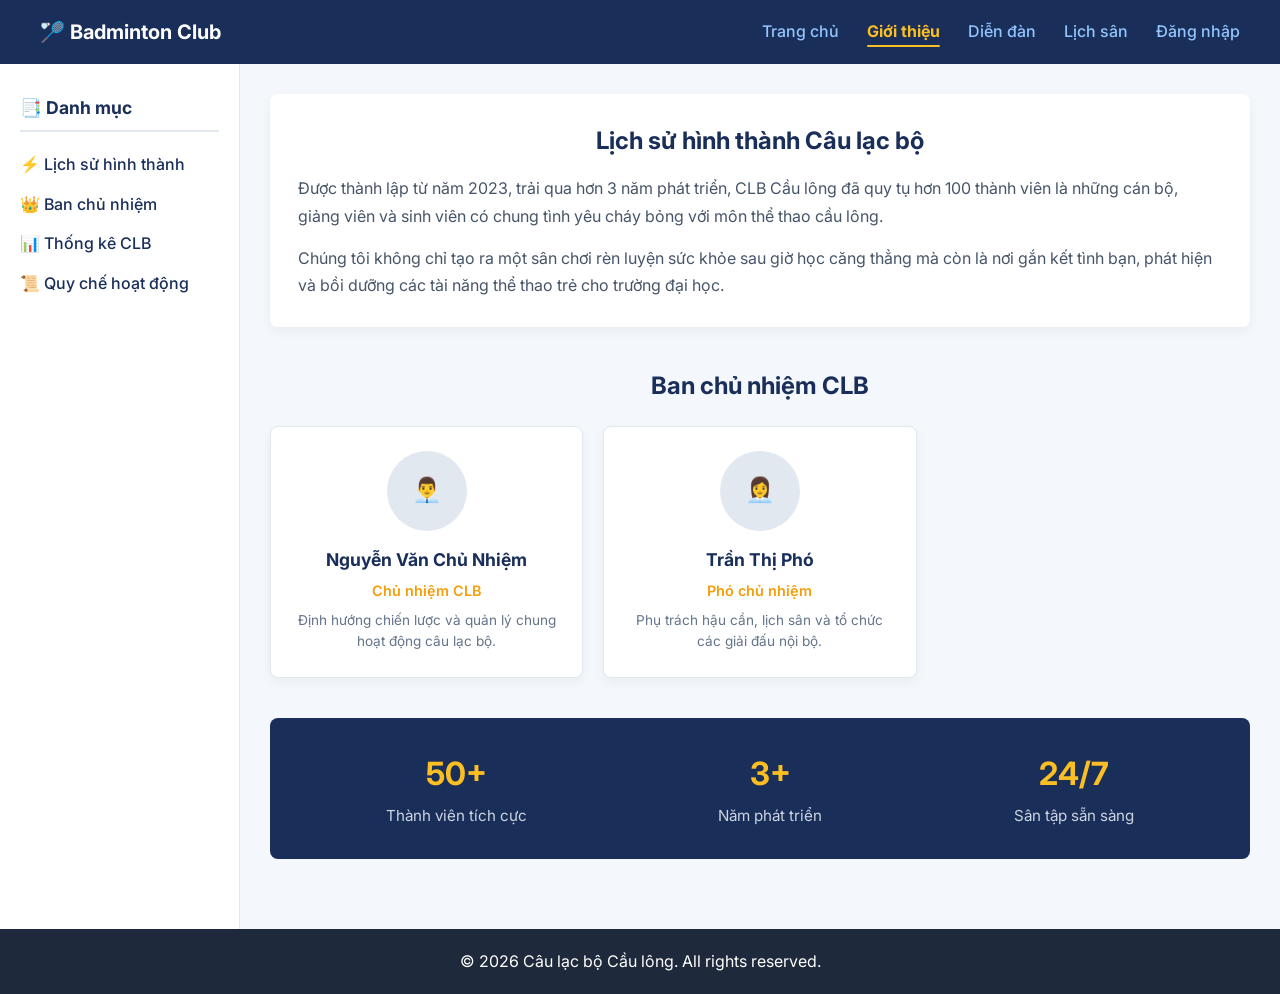
<file: about.html>
<!DOCTYPE html>
<html lang="vi">
<head>
    <meta charset="UTF-8">
    <meta name="viewport" content="width=device-width, initial-scale=1.0">
    <title>Giới thiệu - CLB Cầu lông</title>
    <!-- Google Fonts Inter -->
    <link href="https://fonts.googleapis.com/css2?family=Inter:wght@400;500;600;700&display=swap" rel="stylesheet">
    <link rel="stylesheet" href="css/style.css">
</head>
<body>
    <!-- BỐ CỤC CHÍNH DÙNG CSS GRID -->
    <div class="page-layout">
        <!-- HEADER -->
        <header>
            <div class="navbar">
                <div class="logo">🏸 Badminton Club</div>
                <nav class="nav-links">
                    <a href="index.html">Trang chủ</a>
                    <a href="about.html" class="active">Giới thiệu</a>
                    <a href="forum.html">Diễn đàn</a>
                    <a href="schedule.html">Lịch sân</a>
                    <a href="login.html" id="nav-auth-link">Đăng nhập</a>
                </nav>
            </div>
        </header>

        <!-- SIDEBAR DANH MỤC NHANH -->
        <aside class="sidebar">
            <h3 style="color: #1a2e5a; margin-bottom: 20px; font-size: 1.1rem; border-bottom: 2px solid #e2e8f0; padding-bottom: 8px;">📑 Danh mục</h3>
            <ul style="list-style: none; display: flex; flex-direction: column; gap: 14px;">
                <li><a href="#history" style="color: #1a2e5a; text-decoration: none; font-weight: 500; transition: color 0.2s;">⚡ Lịch sử hình thành</a></li>
                <li><a href="#board" style="color: #1a2e5a; text-decoration: none; font-weight: 500; transition: color 0.2s;">👑 Ban chủ nhiệm</a></li>
                <li><a href="#stats" style="color: #1a2e5a; text-decoration: none; font-weight: 500; transition: color 0.2s;">📊 Thống kê CLB</a></li>
                <li><a href="#rules" style="color: #1a2e5a; text-decoration: none; font-weight: 500; transition: color 0.2s;">📜 Quy chế hoạt động</a></li>
            </ul>
        </aside>

        <!-- NỘI DUNG CHÍNH -->
        <main class="main-content">
            <!-- Lịch sử hình thành -->
            <section id="history" style="margin-bottom: 40px; background: white; padding: 28px; border-radius: 8px; box-shadow: 0 4px 12px rgba(0,0,0,0.05);">
                <h2 style="color: #1a2e5a; margin-bottom: 15px; font-size: 1.5rem;">Lịch sử hình thành Câu lạc bộ</h2>
                <p style="color: #475569; line-height: 1.7; margin-bottom: 15px;">
                    Được thành lập từ năm 2023, trải qua hơn 3 năm phát triển, CLB Cầu lông đã quy tụ hơn 100 thành viên là những cán bộ, giảng viên và sinh viên có chung tình yêu cháy bỏng với môn thể thao cầu lông.
                </p>
                <p style="color: #475569; line-height: 1.7;">
                    Chúng tôi không chỉ tạo ra một sân chơi rèn luyện sức khỏe sau giờ học căng thẳng mà còn là nơi gắn kết tình bạn, phát hiện và bồi dưỡng các tài năng thể thao trẻ cho trường đại học.
                </p>
            </section>

            <!-- Ban chủ nhiệm -->
            <section id="board" style="margin-bottom: 40px;">
                <h2 style="color: #1a2e5a; margin-bottom: 20px; font-size: 1.5rem;">Ban chủ nhiệm CLB</h2>
                <div class="skills-grid" style="display: grid; grid-template-columns: repeat(auto-fill, minmax(240px, 1fr)); gap: 20px;">
                    <!-- Thẻ 1 -->
                    <div class="card" style="background: white; padding: 24px; border-radius: 8px; border: 1px solid #e2e8f0; text-align: center; box-shadow: 0 4px 12px rgba(0,0,0,0.05); transition: transform 0.2s;">
                        <div style="width: 80px; height: 80px; background: #e2e8f0; border-radius: 50%; margin: 0 auto 15px; display: flex; align-items: center; justify-content: center; font-size: 1.5rem; color: #1a2e5a; font-weight: bold;">👨‍💼</div>
                        <strong style="font-size: 1.1rem; color: #1a2e5a;">Nguyễn Văn Chủ Nhiệm</strong>
                        <p style="font-size: 0.9rem; color: #f59e0b; font-weight: 600; margin-top: 5px;">Chủ nhiệm CLB</p>
                        <p style="font-size: 0.85rem; color: #64748b; margin-top: 8px;">Định hướng chiến lược và quản lý chung hoạt động câu lạc bộ.</p>
                    </div>
                    <!-- Thẻ 2 -->
                    <div class="card" style="background: white; padding: 24px; border-radius: 8px; border: 1px solid #e2e8f0; text-align: center; box-shadow: 0 4px 12px rgba(0,0,0,0.05); transition: transform 0.2s;">
                        <div style="width: 80px; height: 80px; background: #e2e8f0; border-radius: 50%; margin: 0 auto 15px; display: flex; align-items: center; justify-content: center; font-size: 1.5rem; color: #1a2e5a; font-weight: bold;">👩‍💼</div>
                        <strong style="font-size: 1.1rem; color: #1a2e5a;">Trần Thị Phó</strong>
                        <p style="font-size: 0.9rem; color: #f59e0b; font-weight: 600; margin-top: 5px;">Phó chủ nhiệm</p>
                        <p style="font-size: 0.85rem; color: #64748b; margin-top: 8px;">Phụ trách hậu cần, lịch sân và tổ chức các giải đấu nội bộ.</p>
                    </div>
                </div>
            </section>

            <!-- Thống kê nổi bật -->
            <section id="stats" style="margin-bottom: 40px; background: #1a2e5a; color: white; padding: 30px; border-radius: 8px; display: flex; justify-content: space-around; text-align: center; flex-wrap: wrap; gap: 20px;">
                <div>
                    <h3 style="font-size: 2rem; color: #fbbf24; margin-bottom: 5px;">50+</h3>
                    <p style="font-size: 0.95rem; color: #cbd5e1;">Thành viên tích cực</p>
                </div>
                <div>
                    <h3 style="font-size: 2rem; color: #fbbf24; margin-bottom: 5px;">3+</h3>
                    <p style="font-size: 0.95rem; color: #cbd5e1;">Năm phát triển</p>
                </div>
                <div>
                    <h3 style="font-size: 2rem; color: #fbbf24; margin-bottom: 5px;">24/7</h3>
                    <p style="font-size: 0.95rem; color: #cbd5e1;">Sân tập sẵn sàng</p>
                </div>
            </section>
        </main>

        <!-- FOOTER -->
        <footer style="background-color: #1e293b; color: white; text-align: center; padding: 20px; grid-column: 1 / -1;">
            <p>&copy; 2026 Câu lạc bộ Cầu lông. All rights reserved.</p>
        </footer>
    </div>

    <script src="js/main.js"></script>
</body>
</html>
</file>
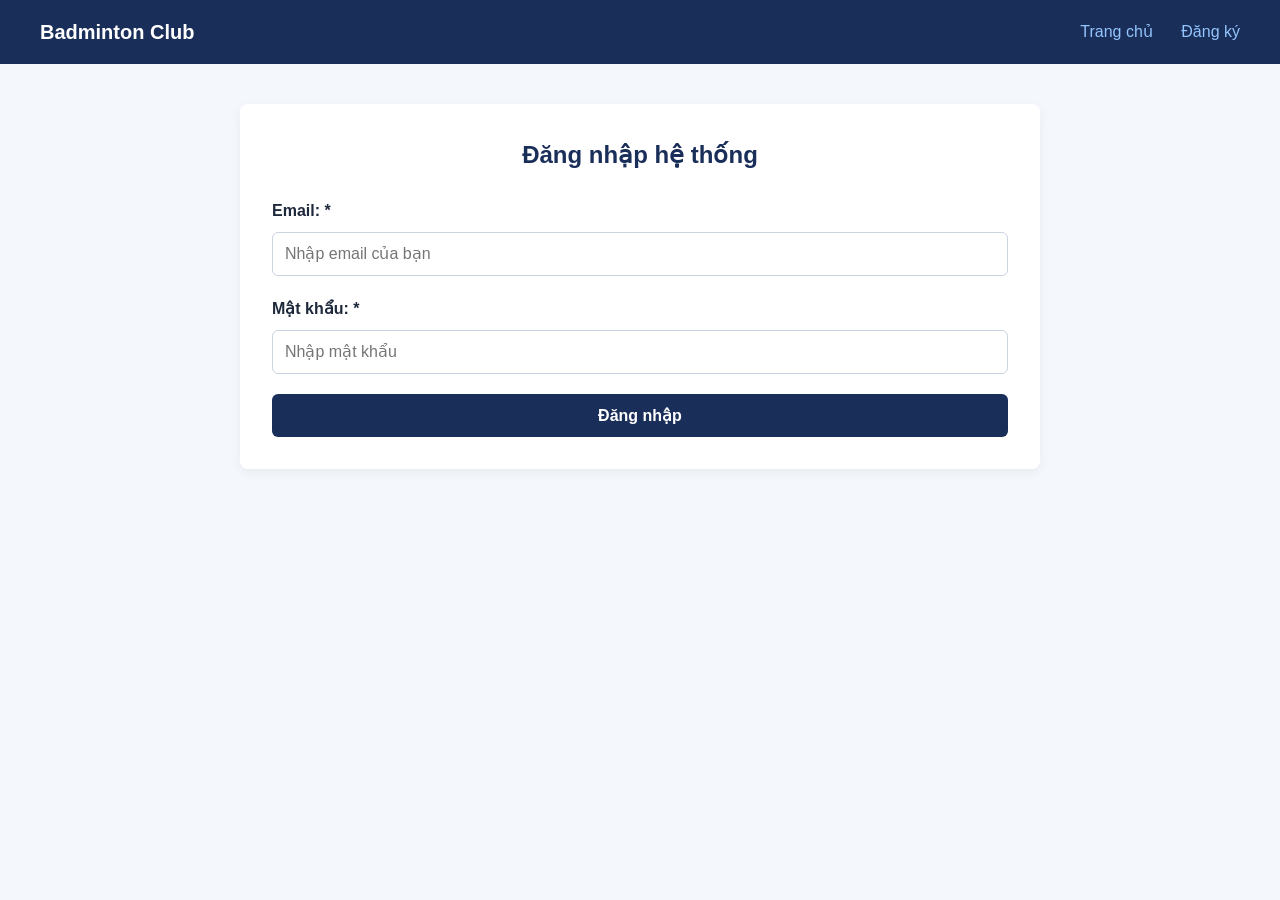
<file: admin.html>
<!DOCTYPE html>
<html lang="vi">
<head>
    <meta charset="UTF-8">
    <meta name="viewport" content="width=device-width, initial-scale=1.0">
    <title>Trang Quản trị - Admin Dashboard</title>
    <link href="https://fonts.googleapis.com/css2?family=Inter:wght@400;500;600;700&display=swap" rel="stylesheet">
    <link rel="stylesheet" href="css/style.css">
    <style>
        .admin-container { max-width: 1100px; margin: 30px auto; padding: 0 20px; }
        .admin-section { background: white; padding: 24px; border-radius: 8px; margin-bottom: 30px; box-shadow: 0 4px 12px rgba(0,0,0,0.05); }
        .admin-table { width: 100%; border-collapse: collapse; margin-top: 15px; }
        .admin-table th, .admin-table td { padding: 12px; text-align: left; border-bottom: 1px solid #e2e8f0; font-size: 0.95rem; }
        .admin-table th { background-color: #f8fafc; color: #1a2e5a; font-weight: 600; }
        .badge { padding: 4px 8px; border-radius: 4px; font-size: 0.8rem; font-weight: bold; }
        .badge-pending { background: #fef3c7; color: #d97706; }
        .badge-approved { background: #d1fae5; color: #059669; }
        .badge-rejected { background: #fee2e2; color: #dc2626; }
        .btn-action { padding: 6px 12px; border: none; border-radius: 4px; cursor: pointer; font-size: 0.85rem; font-weight: bold; margin-right: 5px; }
        .btn-approve { background-color: #10b981; color: white; }
        .btn-reject { background-color: #ef4444; color: white; }
    </style>
</head>
<body>
    <!-- HEADER & NAVBAR -->
    <header>
        <div class="navbar">
            <div class="logo">🏸 Badminton Admin</div>
            <nav class="nav-links">
                <a href="index.html">Trang chủ</a>
                <a href="forum.html">Diễn đàn</a>
                <a href="schedule.html">Lịch sân</a>
                <a href="#" id="btn-logout" style="color: #ef4444; font-weight: bold;">Đăng xuất</a>
            </nav>
        </div>
    </header>

    <main class="admin-container">
        <h2 style="color: #1a2e5a; margin-bottom: 24px;">Trang Quản Trị Hệ Thống (Admin Dashboard)</h2>

        <!-- PHẦN 1: QUẢN LÝ TÀI KHOẢN THÀNH VIÊN -->
        <div class="admin-section">
            <h3 style="color: #1a2e5a; margin-bottom: 10px;">👥 Quản lý tài khoản thành viên</h3>
            <p style="color: #64748b; font-size: 0.9rem; margin-bottom: 15px;">Danh sách toàn bộ user đã đăng ký vào hệ thống (Hiển thị mật khẩu để hỗ trợ quản lý).</p>
            <div style="overflow-x: auto;">
                <table class="admin-table">
                    <thead>
                        <tr>
                            <th>Họ tên</th>
                            <th>Email</th>
                            <th>Mật khẩu</th>
                            <th>Vai trò</th>
                        </tr>
                    </thead>
                    <tbody id="user-table-body">
                        <!-- Dữ liệu render bằng JS -->
                    </tbody>
                </table>
            </div>
        </div>

        
    </main>

    <!-- FOOTER -->
    <footer style="background-color: #1e293b; color: white; text-align: center; padding: 20px; margin-top: 40px;">
        <p>&copy; 2026 Câu lạc bộ Cầu lông. All rights reserved.</p>
    </footer>

    <!-- SCRIPT BẢO VỆ & XỬ LÝ ADMIN -->
    <script src="js/admin.js"></script>
</body>
</html>
</file>
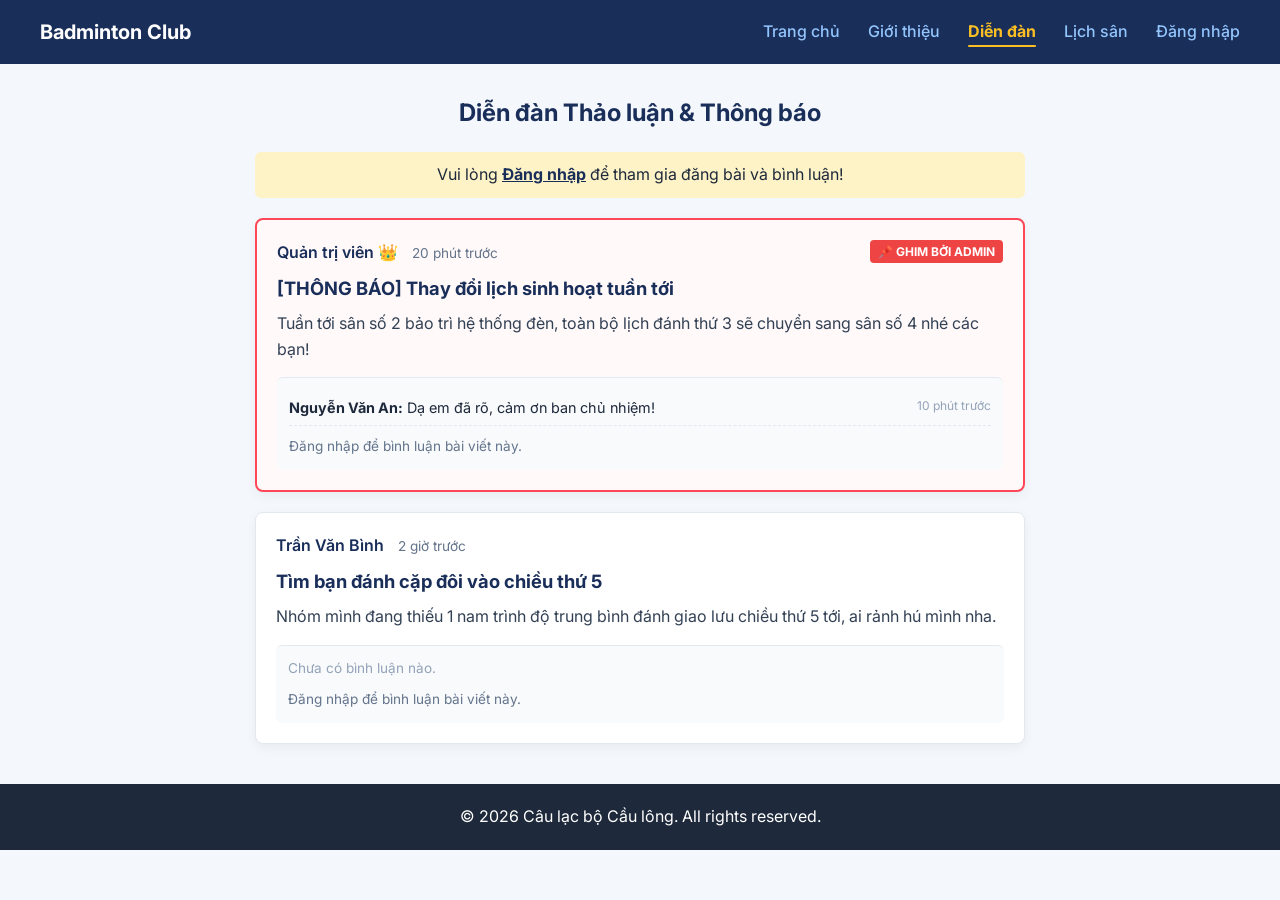
<file: forum.html>
<!DOCTYPE html>
<html lang="vi">
<head>
    <meta charset="UTF-8">
    <meta name="viewport" content="width=device-width, initial-scale=1.0">
    <title>Diễn đàn cộng đồng - CLB Cầu lông</title>
    <link href="https://fonts.googleapis.com/css2?family=Inter:wght@400;500;600;700&display=swap" rel="stylesheet">
    <link rel="stylesheet" href="css/style.css">
</head>
<body>
    <!-- HEADER & NAVBAR -->
    <header>
        <div class="navbar">
            <div class="logo">Badminton Club</div>
            <nav class="nav-links">
                <a href="index.html">Trang chủ</a>
                <a href="about.html">Giới thiệu</a>
                <a href="forum.html" class="active"">Diễn đàn</a>
                <a href="schedule.html">Lịch sân</a>
                <a href="login.html" id="nav-auth-link">Đăng nhập</a>
            </nav>
        </div>
    </header>

    <main class="forum-container">
        <h2 style="color: #1a2e5a; margin-bottom: 20px; text-align: center;">Diễn đàn Thảo luận & Thông báo</h2>

        <!-- Khung đăng bài (Chỉ hiển thị khi đã đăng nhập) -->
        <div class="card" id="box-create-post" style="margin-bottom: 25px; display: none;">
            <h3 style="font-size: 1.1rem; margin-bottom: 12px; color: #1a2e5a;">Tạo bài viết / Thảo luận mới</h3>
            <form id="form-new-post">
                <div class="form-group" style="margin-bottom: 12px;">
                    <input type="text" id="post-title" placeholder="Tiêu đề bài viết hoặc [THÔNG BÁO]" required>
                </div>
                <div class="form-group" style="margin-bottom: 12px;">
                    <textarea id="post-content" rows="3" placeholder="Nội dung bạn muốn chia sẻ với mọi người..." required></textarea>
                </div>
                <button type="submit" class="btn-primary" style="width: auto; padding: 8px 20px;">Đăng bài</button>
            </form>
        </div>

        <div id="login-warning" style="text-align: center; margin-bottom: 20px; padding: 10px; background: #fef3c7; border-radius: 6px;">
            Vui lòng <a href="login.html" style="color: #1a2e5a; font-weight: bold;">Đăng nhập</a> để tham gia đăng bài và bình luận!
        </div>

        <!-- Danh sách bài viết được render động từ localStorage -->
        <div id="forum-feed">
            <!-- Dữ liệu bài viết sẽ đổ vào đây bằng JavaScript -->
        </div>
    </main>

    <!-- FOOTER -->
    <footer style="background-color: #1e293b; color: white; text-align: center; padding: 20px; margin-top: 40px;">
        <p>&copy; 2026 Câu lạc bộ Cầu lông. All rights reserved.</p>
    </footer>

    <script src="js/main.js"></script>
    <script src="js/forum.js"></script>
</body>
</html>
</file>
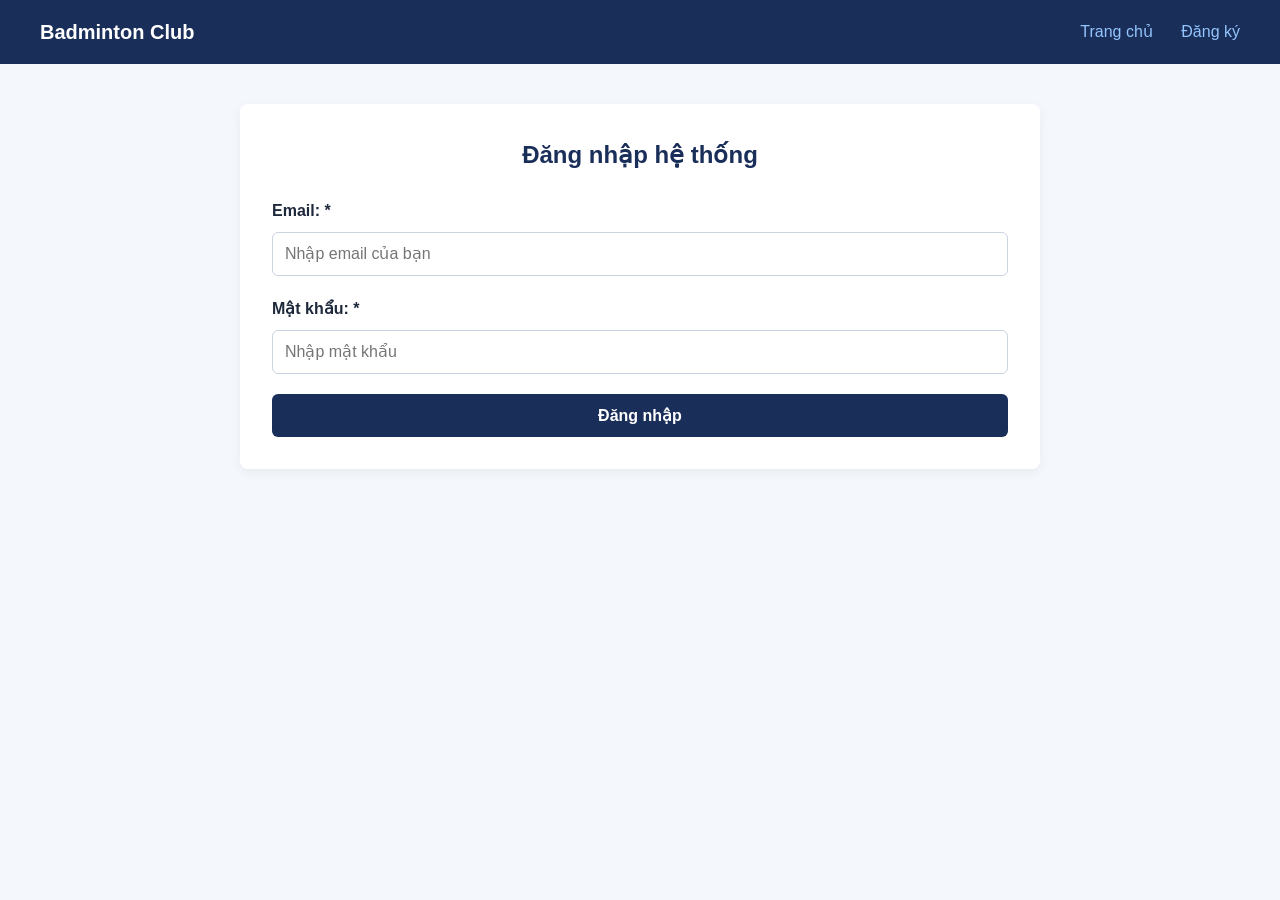
<file: login.html>
<!DOCTYPE html>
<html lang="vi">
<head>
    <meta charset="UTF-8">
    <meta name="viewport" content="width=device-width, initial-scale=1.0">
    <title>Đăng nhập - CLB Cầu lông</title>
    <link rel="stylesheet" href="css/style.css">
</head>
<body>
    <header>
        <div class="navbar">
            <div class="logo">Badminton Club</div>
            <nav class="nav-links">
                <a href="index.html">Trang chủ</a>
                <a href="register.html">Đăng ký</a>
            </nav>
        </div>
    </header>

    <main class="container">
        <section class="form-section">
            <h2>Đăng nhập hệ thống</h2>
            <form id="form-login">
                <div class="form-group">
                    <label for="login-email">Email: *</label>
                    <input type="email" id="login-email" required placeholder="Nhập email của bạn">
                </div>

                <div class="form-group">
                    <label for="login-password">Mật khẩu: *</label>
                    <input type="password" id="login-password" required placeholder="Nhập mật khẩu">
                </div>

                <span class="error-msg" id="err-login" style="color: crimson; display: block; margin-bottom: 10px;"></span>
                <button type="submit" class="btn-primary">Đăng nhập</button>
            </form>
        </section>
    </main>

    <script src="js/auth.js"></script>
</body>
</html>
</file>
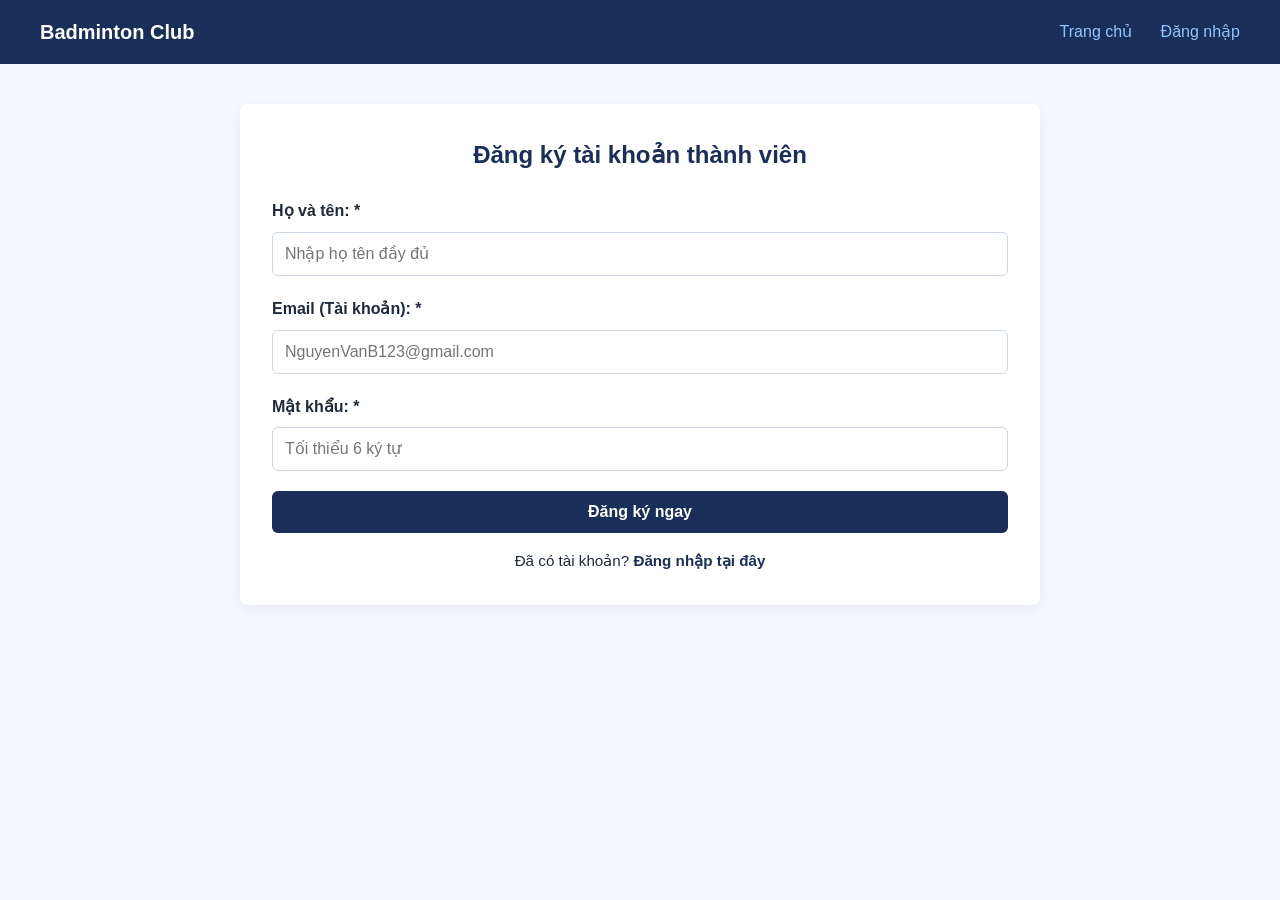
<file: register.html>
<!DOCTYPE html>
<html lang="vi">
<head>
    <meta charset="UTF-8">
    <meta name="viewport" content="width=device-width, initial-scale=1.0">
    <title>Đăng ký thành viên - CLB Cầu lông</title>
    <link rel="stylesheet" href="css/style.css">
</head>
<body>
    <header>
        <div class="navbar">
            <div class="logo">Badminton Club</div>
            <nav class="nav-links">
                <a href="index.html">Trang chủ</a>
                <a href="login.html">Đăng nhập</a>
            </nav>
        </div>
    </header>

    <main class="container">
        <section class="form-section">
            <h2>Đăng ký tài khoản thành viên</h2>
            <form id="form-register">
                <div class="form-group">
                    <label for="fullname">Họ và tên: *</label>
                    <input type="text" id="fullname" required minlength="2" placeholder="Nhập họ tên đầy đủ">
                </div>

                <div class="form-group">
                    <label for="email">Email (Tài khoản): *</label>
                    <input type="email" id="email" required placeholder="NguyenVanB123@gmail.com">
                    <span class="error-msg" id="err-email" style="color: crimson;"></span>
                </div>

                <div class="form-group">
                    <label for="password">Mật khẩu: *</label>
                    <input type="password" id="password" required minlength="6" placeholder="Tối thiểu 6 ký tự">
                </div>

                <button type="submit" class="btn-primary">Đăng ký ngay</button>
                <p class="switch-link">Đã có tài khoản? <a href="login.html">Đăng nhập tại đây</a></p>
            </form>
        </section>
    </main>

    <script src="js/auth.js"></script>
</body>
</html>
</file>
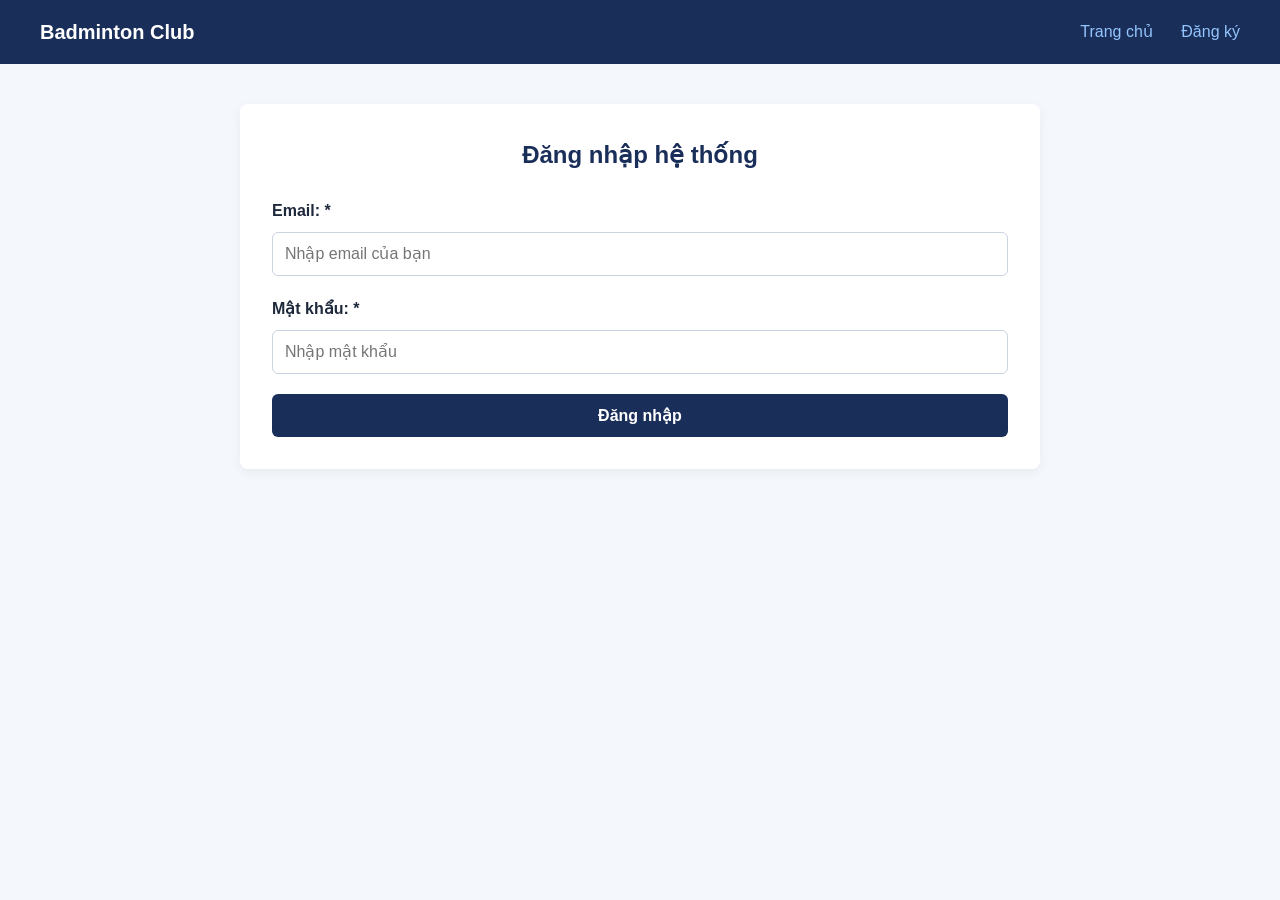
<file: schedule.html>
<!DOCTYPE html>
<html lang="vi">
<head>
    <meta charset="UTF-8">
    <meta name="viewport" content="width=device-width, initial-scale=1.0">
    <title>Đăng ký lịch sân - CLB Cầu lông</title>
    <link rel="stylesheet" href="css/style.css">
</head>
<body>
    <header>
        <div class="navbar">
            <div class="logo">Xin chào, <span id="user-name">Thành viên</span></div>
            <nav class="nav-links">
                <a href="index.html">Trang chủ</a>
                <a href="#" id="btn-logout">Đăng xuất</a>
            </nav>
        </div>
    </header>

    <main class="container">
        <h2>Đăng ký lịch ra sân tuần này</h2>
        <form id="form-schedule">
            <div class="form-group">
                <label for="play-date">Chọn ngày đánh: *</label>
                <input type="date" id="play-date" required>
            </div>

            <div class="form-group">
                <label for="shift">Khung giờ: *</label>
                <select id="shift" required>
                    <option value="">-- Chọn khung giờ --</option>
                    <option value="Ca 1: 17h30 - 19h00">Ca 1: 17h30 - 19h00</option>
                    <option value="Ca 2: 19h00 - 20h30">Ca 2: 19h00 - 20h30</option>
                </select>
            </div>

            <button type="submit" class="btn-primary">Xác nhận đặt lịch sân</button>
        </form>

        <h3 style="margin-top: 30px; color: #1a2e5a;">Lịch bạn đã đăng ký:</h3>
        <ul id="my-schedule-list" style="margin-top: 10px; padding-left: 20px;"></ul>
    </main>

    <script>
        // Kiểm tra bảo mật: Nếu chưa đăng nhập, đá về trang login
        const currentUser = JSON.parse(sessionStorage.getItem("currentUser"));
        if (!currentUser || currentUser.role !== "user") {
            alert("Bạn cần đăng nhập bằng tài khoản thành viên để truy cập trang này!");
            window.location.href = "login.html";
        } else {
            document.querySelector("#user-name").textContent = currentUser.fullname;
        }

        // Xử lý đăng xuất
        document.querySelector("#btn-logout").addEventListener("click", (e) => {
            e.preventDefault();
            sessionStorage.removeItem("currentUser");
            window.location.href = "login.html";
        });

        // Xử lý đăng ký lịch đánh
        const scheduleForm = document.querySelector("#form-schedule");
        scheduleForm.addEventListener("submit", function(e) {
            e.preventDefault();
            const date = document.querySelector("#play-date").value;
            const shift = document.querySelector("#shift").value;

            let schedules = JSON.parse(localStorage.getItem("club_schedules")) || [];
            
            const newSchedule = {
                userEmail: currentUser.email,
                userName: currentUser.fullname,
                date: date,
                shift: shift
            };

            schedules.push(newSchedule);
            localStorage.setItem("club_schedules", JSON.stringify(schedules));
            alert("Đăng ký lịch sân thành công!");
            loadMySchedules();
        });

        // Hiển thị danh sách lịch đã đặt của riêng user này
        function loadMySchedules() {
            const list = document.querySelector("#my-schedule-list");
            list.innerHTML = "";
            let schedules = JSON.parse(localStorage.getItem("club_schedules")) || [];
            let mySchedules = schedules.filter(s => s.userEmail === currentUser.email);

            if (mySchedules.length === 0) {
                list.innerHTML = "<li>Chưa có lịch sân nào được đặt.</li>";
                return;
            }

            mySchedules.forEach(s => {
                const li = document.createElement("li");
                li.textContent = `Ngày: ${s.date} | ${s.shift}`;
                list.appendChild(li);
            });
        }
        loadMySchedules();
    </script>
</body>
</html>
</file>
<file: css/style.css>
/* Reset và cấu hình chung */
* {
    box-sizing: border-box;
    margin: 0;
    padding: 0;
}

body {
    font-family: 'Inter', Arial, sans-serif;
    background-color: #f4f7fb;
    color: #1e293b;
    line-height: 1.6;
}

/* Header & Navbar dùng Flexbox */
header {
    background-color: #1a2e5a;
    color: white;
    padding: 16px 32px;
}

.navbar {
    display: flex;
    justify-content: space-between;
    align-items: center;
    max-width: 1200px;
    margin: 0 auto;
}

.logo {
    font-size: 1.25rem;
    font-weight: bold;
}

.nav-links a {
    color: #93c5fd;
    margin-left: 24px;
    text-decoration: none;
    font-weight: 500;
}

.nav-links a:hover {
    color: white;
    text-decoration: underline;
}

/* Container chính */
.container {
    max-width: 800px;
    margin: 40px auto;
    background: white;
    padding: 32px;
    border-radius: 8px;
    box-shadow: 0 4px 12px rgba(0, 0, 0, 0.05);
}

h2 {
    color: #1a2e5a;
    margin-bottom: 24px;
    text-align: center;
}

/* Biểu mẫu Form */
.form-group {
    margin-bottom: 20px;
}

label {
    display: block;
    margin-bottom: 8px;
    font-weight: 600;
}

input, select, textarea {
    width: 100%;
    padding: 12px;
    border: 1px solid #cbd5e1;
    border-radius: 6px;
    font-size: 1rem;
}

input:focus, select:focus {
    outline: none;
    border-color: #1a2e5a;
    box-shadow: 0 0 0 3px rgba(26, 46, 90, 0.1);
}

.btn-primary {
    width: 100%;
    background-color: #1a2e5a;
    color: white;
    padding: 12px;
    border: none;
    border-radius: 6px;
    font-size: 1rem;
    font-weight: bold;
    cursor: pointer;
    transition: background-color 0.2s;
}

.btn-primary:hover {
    background-color: #273d70;
}

.error-msg {
    color: crimson;
    font-size: 0.875rem;
    margin-top: 6px;
    display: block;
}

.switch-link {
    text-align: center;
    margin-top: 16px;
    font-size: 0.95rem;
}

.switch-link a {
    color: #1a2e5a;
    font-weight: bold;
    text-decoration: none;
}

.switch-link a:hover {
    text-decoration: underline;
}

/* Bảng dữ liệu Admin */
table {
    width: 100%;
    border-collapse: collapse;
    margin-top: 20px;
    background: white;
}

th, td {
    border: 1px solid #e2e8f0;
    padding: 12px;
    text-align: left;
}

th {
    background-color: #1a2e5a;
    color: white;
}

/* --- CSS CHO TRANG DIỄN ĐÀN (FORUM) --- */
.forum-container {
    max-width: 800px;
    margin: 30px auto;
    padding: 0 15px;
}

.post-card {
    background: white;
    border-radius: 8px;
    padding: 20px;
    margin-bottom: 20px;
    box-shadow: 0 4px 12px rgba(0, 0, 0, 0.05);
    border: 1px solid #e2e8f0;
    position: relative;
}

.post-card.pinned {
    border: 2px solid #ff4757;
    background-color: #fff9f9;
}

.pinned-badge {
    position: absolute;
    top: 20px;
    right: 20px;
    background-color: #ff4757;
    color: white;
    padding: 4px 10px;
    font-size: 0.75rem;
    font-weight: bold;
    border-radius: 4px;
}

.post-header {
    display: flex;
    align-items: center;
    margin-bottom: 12px;
}

.post-author {
    font-weight: bold;
    color: #1a2e5a;
}

.post-time {
    font-size: 0.85rem;
    color: #64748b;
    margin-left: 10px;
}

.post-content {
    margin-bottom: 15px;
    font-size: 1rem;
    line-height: 1.5;
}

.post-actions {
    display: flex;
    gap: 15px;
    border-top: 1px solid #e2e8f0;
    padding-top: 10px;
    font-size: 0.9rem;
    color: #475569;
}

.comment-section {
    margin-top: 15px;
    background: #f8fafc;
    padding: 12px;
    border-radius: 6px;
}

.comment-list {
    margin-bottom: 10px;
    font-size: 0.9rem;
}

.comment-item {
    padding: 6px 0;
    border-bottom: 1px dashed #cbd5e1;
}

.comment-form {
    display: flex;
    gap: 10px;
}

.comment-form input {
    flex: 1;
    padding: 8px;
    font-size: 0.9rem;
}

/* --- 1. CHỈ BÁO TRANG HIỆN TẠI (ACTIVE NAV LINK) --- */
.nav-links a {
    position: relative;
    padding-bottom: 4px;
    transition: color 0.2s ease;
}

/* Hiệu ứng gạch chân sáng hoặc đổi màu khi active */
.nav-links a.active {
    color: #fbbf24 !important; /* Màu vàng gold thể thao */
    font-weight: bold;
}

.nav-links a.active::after {
    content: '';
    position: absolute;
    bottom: -2px;
    left: 0;
    width: 100%;
    height: 2px;
    background-color: #fbbf24;
    border-radius: 2px;
}

/* --- HERO BANNER FULL MÀN HÌNH (FULL-SCREEN) --- */
.hero {
    position: relative;
    /* Phủ ảnh nền toàn chiều rộng và kết hợp lớp chuyển màu (gradient) giúp chữ dễ đọc */
    background: linear-gradient(rgba(26, 46, 90, 0.75), rgba(26, 46, 90, 0.65)), 
                url('https://encrypted-tbn0.gstatic.com/images?q=tbn:ANd9GcQqs_72ljMu2Ni1lUOVUQdYQtn-mqj3t9HSDOD_BT0WWg&s=10') center/cover no-repeat;
    color: white;
    text-align: center;
    
    /* Thiết lập chiều cao lớn hoặc phủ kín màn hình (ví dụ 85% đến 90% chiều cao màn hình) */
    min-height: 85vh; 
    
    /* Canh giữa nội dung hoàn hảo bằng Flexbox */
    display: flex;
    flex-direction: column;
    align-items: center;
    justify-content: center;
    
    /* Khoảng đệm thoáng đãng */
    padding: 40px 20px;
}

.hero h1 {
    font-size: 3rem; /* Tăng kích thước tiêu đề cho hoành tráng */
    font-weight: 700;
    margin-bottom: 20px;
    letter-spacing: -0.5px;
    text-shadow: 0 2px 4px rgba(0, 0, 0, 0.3); /* Tạo bóng chữ cho nổi bật trên nền ảnh */
}

.hero p {
    font-size: 1.25rem;
    max-width: 700px;
    margin-bottom: 30px;
    color: #e2e8f0;
    text-shadow: 0 1px 2px rgba(0, 0, 0, 0.3);
}

.hero .btn-primary {
    background-color: #f59e0b; /* Màu vàng cam thể thao */
    color: #1e293b;
    font-weight: bold;
    padding: 16px 36px;
    font-size: 1.1rem;
    border-radius: 8px;
    box-shadow: 0 4px 14px rgba(245, 158, 11, 0.4);
    transition: transform 0.2s, background-color 0.2s;
    text-decoration: none;
}

.hero .btn-primary:hover {
    background-color: #fbbf24;
    transform: translateY(-3px);
}

/* Layout tổng thể 2 cột cho trang giới thiệu */
.page-layout {
    display: grid;
    grid-template-columns: 240px 1fr;
    grid-template-rows: auto 1fr auto;
    grid-template-areas: 
        "header header"
        "sidebar main"
        "footer footer";
    min-height: 100vh;
}

header { grid-area: header; }
.sidebar { 
    grid-area: sidebar; 
    background: #ffffff; 
    padding: 30px 20px; 
    border-right: 1px solid #e2e8f0; 
}
.main-content { 
    grid-area: main; 
    padding: 30px; 
    background-color: #f4f7fb;
}

/* Responsive cho thiết bị di động */
@media (max-width: 768px) {
    .page-layout {
        grid-template-columns: 1fr;
        grid-template-areas: 
            "header"
            "main"
            "footer";
    }
    .sidebar {
        display: none; /* Ẩn sidebar trên màn hình nhỏ */
    }
}
</file>
